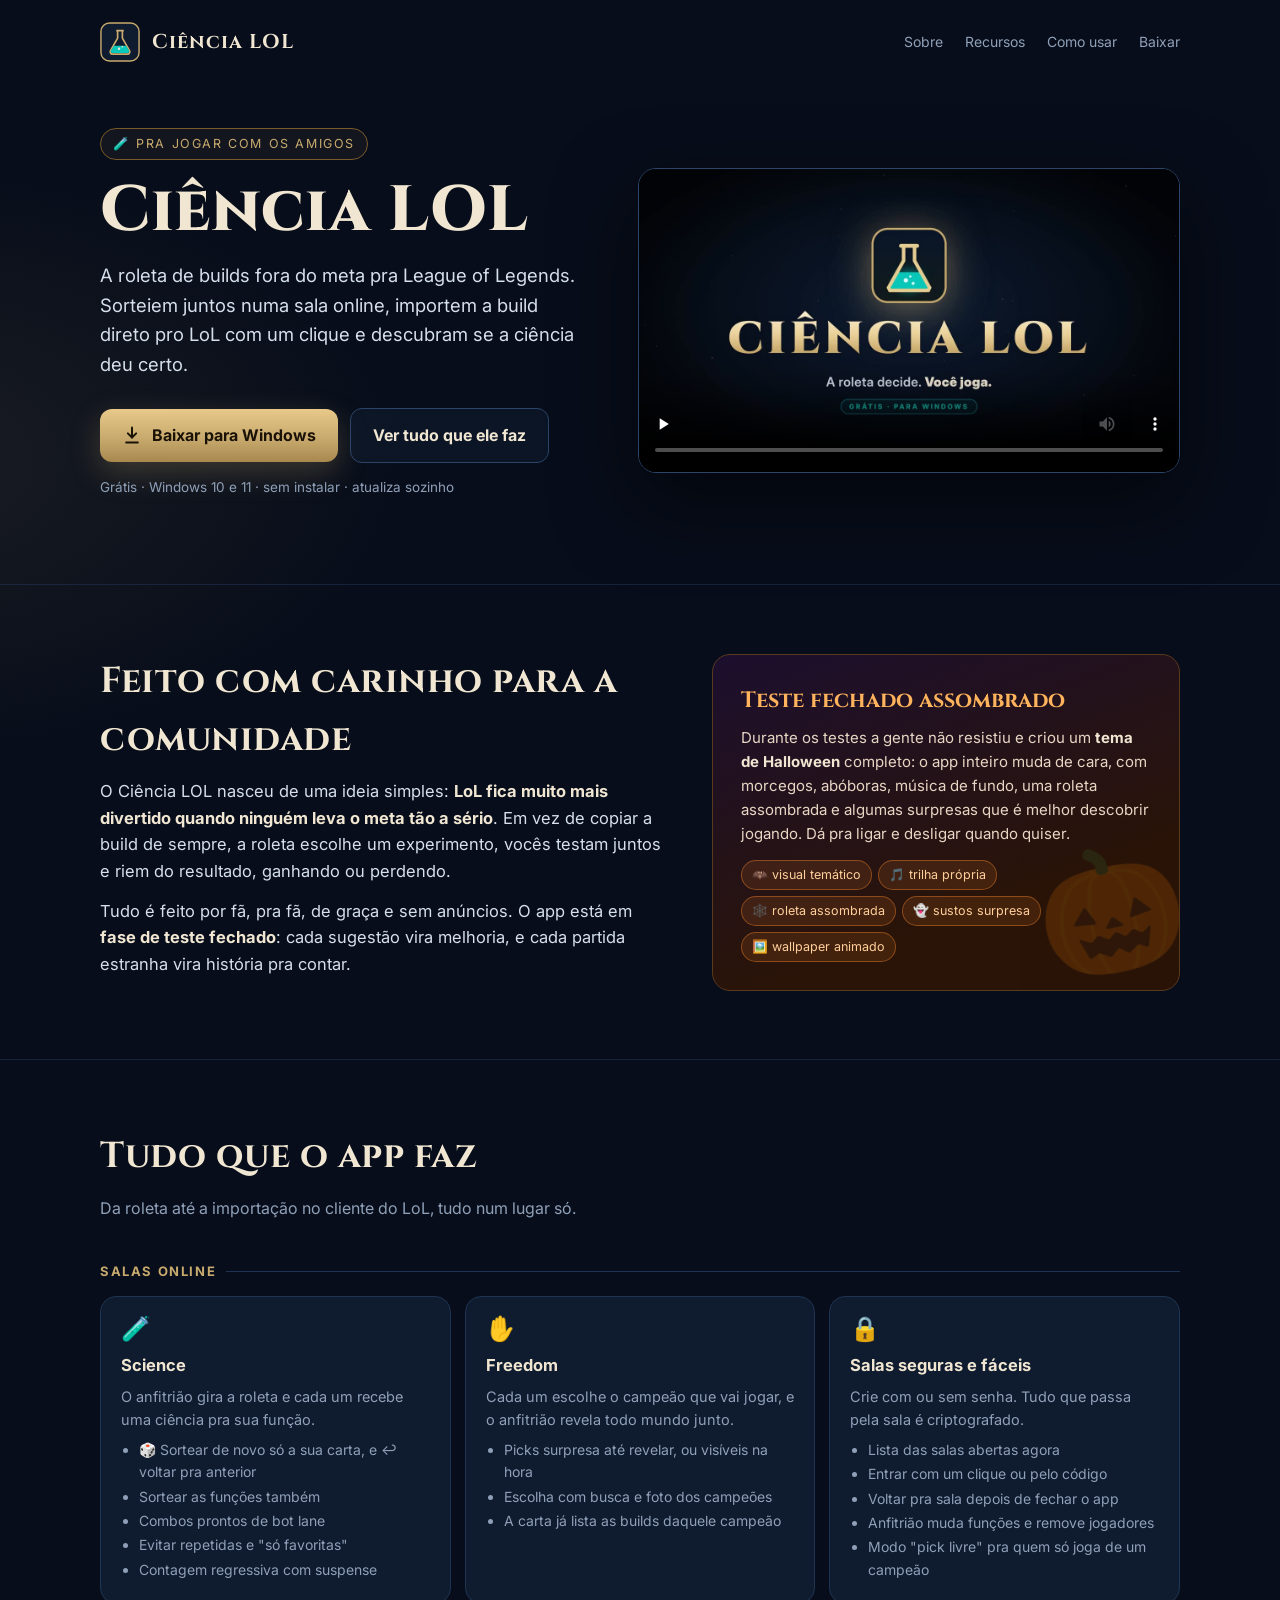
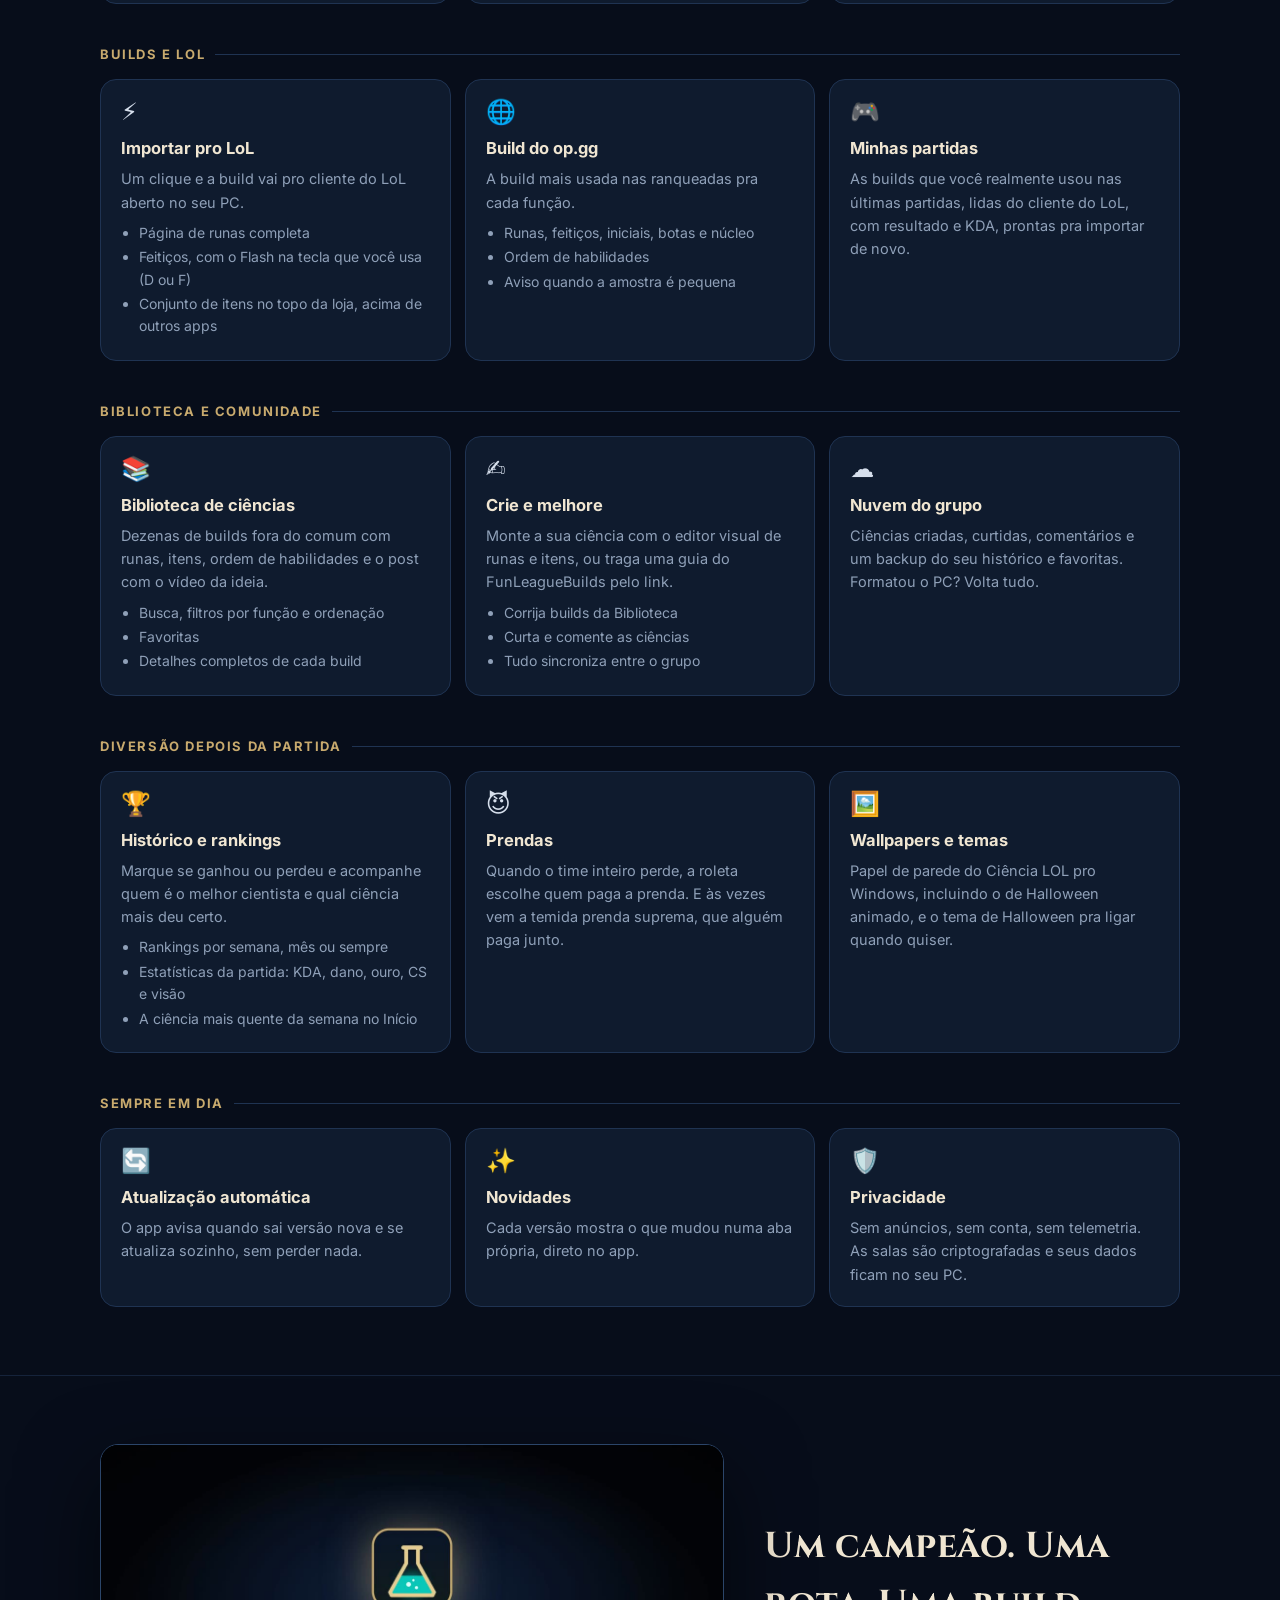
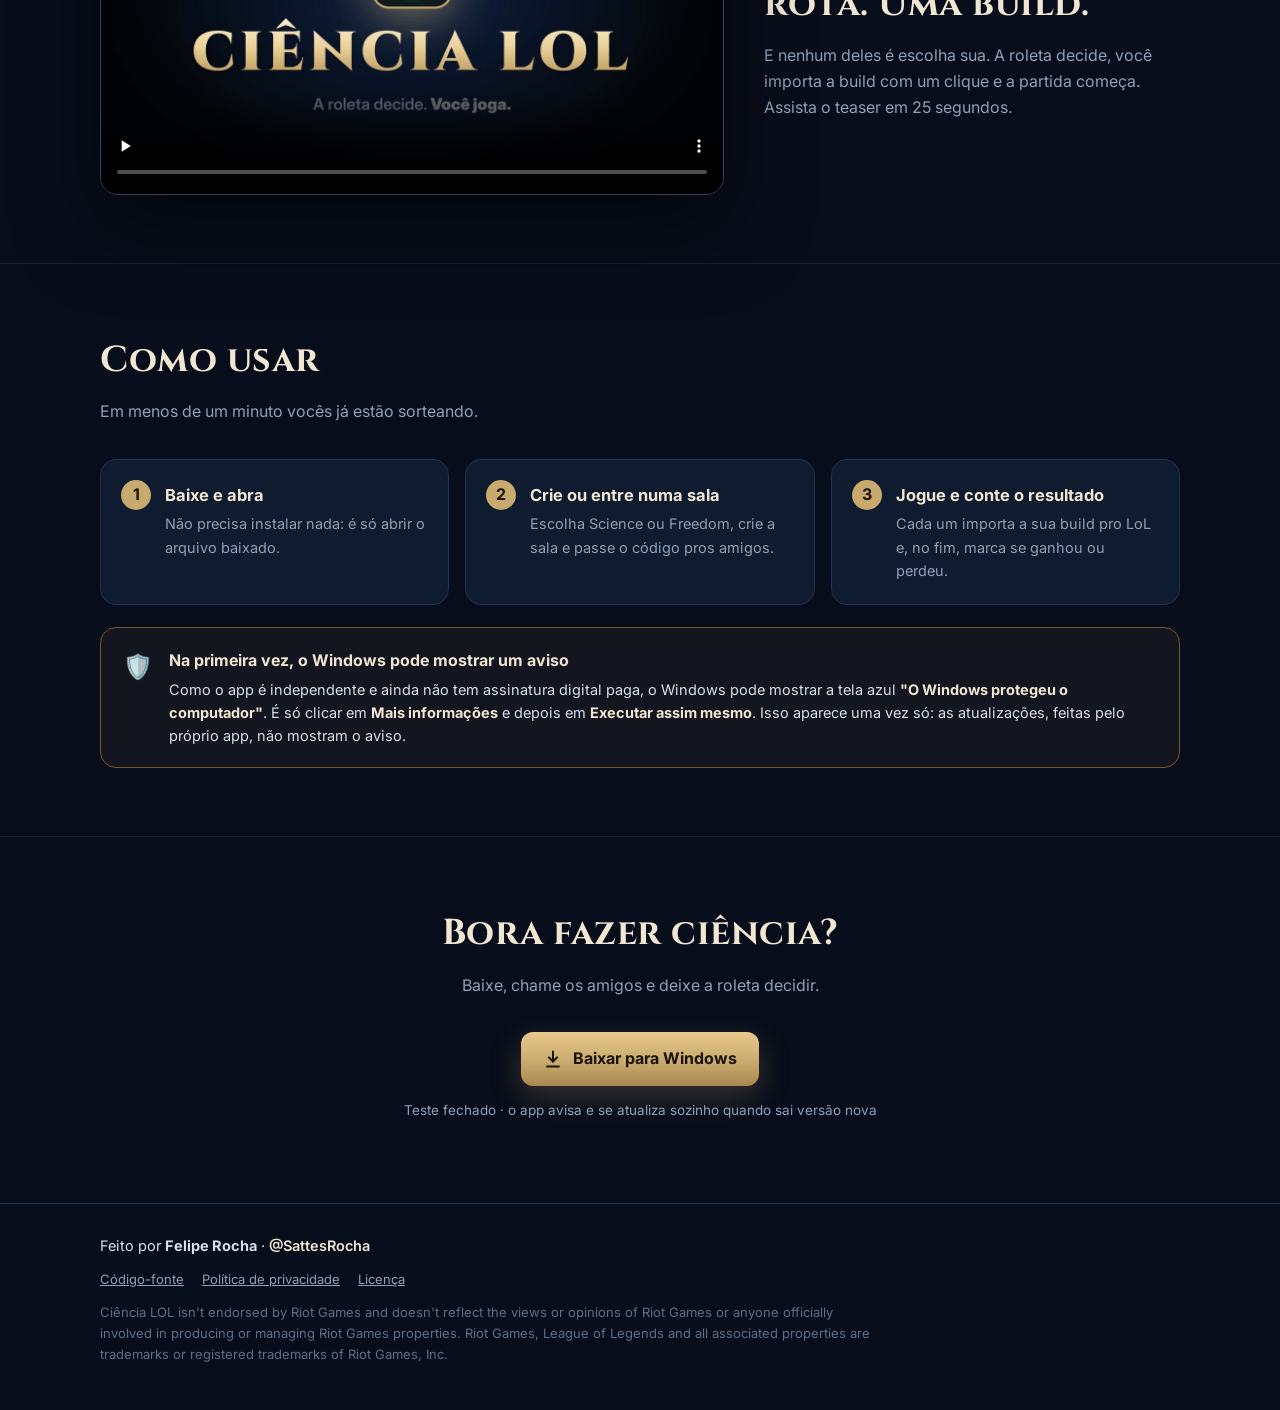
<file: index.html>
<!doctype html>
<html lang="pt-BR">
<head>
<meta charset="utf-8">
<meta name="viewport" content="width=device-width, initial-scale=1, viewport-fit=cover">
<title>Ciência LOL</title>
<meta name="description" content="Ciência LOL: a roleta de builds fora do meta pra jogar League of Legends com os amigos. Salas online, importação direto pro LoL, Biblioteca, op.gg e muito mais.">
<meta property="og:title" content="Ciência LOL">
<meta property="og:description" content="A roleta de builds fora do meta pra jogar League of Legends com os amigos.">
<meta property="og:image" content="site/poster-apresentacao.jpg?v=2">
<link rel="preconnect" href="https://fonts.googleapis.com"><link rel="preconnect" href="https://fonts.gstatic.com" crossorigin>
<link rel="stylesheet" href="https://fonts.googleapis.com/css2?family=Cinzel:wght@600;800&family=Inter:wght@400;500;600;700&display=swap">
<style>
:root{
  --bg:#070d1a; --bg2:#0b1424; --panel:#0f1b2e; --panel2:#13223a; --line:#1f3352; --line2:#2b4569;
  --fg:#d6dfec; --muted:#8fa0b8; --dim:#5d6f89;
  --gold:#c8aa6e; --gold2:#f0e6d2; --gold3:#785a28; --teal:#0ac8b9; --pump:#ff8a2b; --purple:#9b6bff;
  --display:"Cinzel",Georgia,serif; --body:"Inter",system-ui,-apple-system,"Segoe UI",sans-serif;
  color-scheme:dark;
}
*{box-sizing:border-box}
html{scroll-behavior:smooth}
html,body{margin:0}
body{background:var(--bg);color:var(--fg);font-family:var(--body);font-size:16px;line-height:1.6;
  background-image:radial-gradient(1100px 600px at 85% -10%,rgba(10,200,185,.10),transparent 60%),radial-gradient(900px 500px at -10% 10%,rgba(200,170,110,.10),transparent 60%);
  background-repeat:no-repeat}
a{color:var(--teal)}
.wrap{max-width:1120px;margin:0 auto;padding:0 max(20px,env(safe-area-inset-left,0px))}
.top{display:flex;align-items:center;justify-content:space-between;gap:16px;padding:22px 0}
.brand{display:flex;align-items:center;gap:12px;text-decoration:none;color:var(--gold2)}
.brand svg{width:40px;height:40px}
.brand b{font-family:var(--display);font-size:20px;letter-spacing:1px}
.top nav{display:flex;gap:22px;font-size:14px}
.top nav a{color:var(--muted);text-decoration:none}
.top nav a:hover{color:var(--gold2)}
.hero{display:grid;grid-template-columns:.95fr 1.05fr;gap:48px;align-items:center;padding:44px 0 72px}
.kicker{display:inline-flex;gap:8px;align-items:center;font-size:12.5px;letter-spacing:1.6px;text-transform:uppercase;color:var(--gold);border:1px solid var(--gold3);border-radius:999px;padding:5px 12px;background:rgba(200,170,110,.06)}
h1{font-family:var(--display);font-weight:800;color:var(--gold2);font-size:clamp(40px,6vw,64px);line-height:1.05;margin:18px 0 16px;letter-spacing:1px}
.lead{font-size:18.5px;max-width:520px;margin:0 0 28px}
.cta{display:flex;gap:12px;flex-wrap:wrap;align-items:center}
.btn{display:inline-flex;align-items:center;gap:10px;text-decoration:none;font-weight:700;border-radius:12px;padding:14px 22px;font-size:16px;transition:transform .15s,box-shadow .15s}
.btn.gold{background:linear-gradient(180deg,#e8c98a,#c8aa6e 55%,#a8884e);color:#1a1206;box-shadow:0 10px 30px rgba(200,170,110,.25)}
.btn.gold:hover{transform:translateY(-1px);box-shadow:0 14px 36px rgba(200,170,110,.35)}
.btn.ghost{border:1px solid var(--line2);color:var(--gold2);background:rgba(15,27,46,.6)}
.btn.ghost:hover{border-color:var(--gold3)}
.btn svg{width:20px;height:20px}
.meta{font-size:13.5px;color:var(--muted);margin-top:14px}
.video{position:relative;border-radius:18px;overflow:hidden;border:1px solid var(--line2);box-shadow:0 30px 80px rgba(0,0,0,.55);background:#000;aspect-ratio:16/9}
.video video{display:block;width:100%;height:100%;object-fit:cover}
section{padding:68px 0;border-top:1px solid rgba(31,51,82,.6)}
h2{font-family:var(--display);color:var(--gold2);font-size:clamp(26px,3.4vw,36px);margin:0 0 10px;letter-spacing:.5px}
.sub{color:var(--muted);margin:0 0 34px;max-width:680px}
/* carinho */
.love{display:grid;grid-template-columns:1.1fr .9fr;gap:40px;align-items:center}
.love p{margin:0 0 14px;font-size:16.5px}
.love p b{color:var(--gold2)}
.hw{position:relative;border-radius:18px;padding:28px;background:linear-gradient(160deg,#1c0f2e,#2a1408 70%);border:1px solid #5a3a1c;overflow:hidden}
.hw::after{content:"🎃";position:absolute;right:-6px;bottom:-14px;font-size:120px;opacity:.18;transform:rotate(-12deg)}
.hw h3{margin:0 0 8px;font-family:var(--display);color:#ffb35c;font-size:22px}
.hw p{margin:0;color:#e8d6c4;font-size:15px;position:relative;z-index:1}
.hw .tags{display:flex;flex-wrap:wrap;gap:6px;margin-top:14px;position:relative;z-index:1}
.hw .tags span{font-size:12.5px;padding:4px 10px;border-radius:999px;background:rgba(255,138,43,.12);border:1px solid rgba(255,138,43,.4);color:#ffcf9c}
/* recursos */
.group{margin-top:40px}
.group h3.gh{display:flex;align-items:center;gap:10px;font-size:13px;letter-spacing:1.6px;text-transform:uppercase;color:var(--gold);margin:0 0 14px}
.group h3.gh::after{content:"";flex:1;height:1px;background:var(--line)}
.grid{display:grid;grid-template-columns:repeat(3,1fr);gap:14px}
.feat{background:var(--panel);border:1px solid var(--line);border-radius:16px;padding:20px}
.feat .ic{font-size:24px;line-height:1}
.feat h4{margin:11px 0 6px;font-size:16.5px;color:var(--gold2)}
.feat p{margin:0;color:var(--muted);font-size:14.5px}
.feat ul{margin:8px 0 0;padding-left:18px;color:var(--muted);font-size:14px}
.feat ul li{margin:2px 0}
/* teaser */
.teaser{display:grid;grid-template-columns:1.2fr .8fr;gap:40px;align-items:center}
.teaser p{color:var(--muted);margin:0}
.steps{display:grid;grid-template-columns:repeat(3,1fr);gap:16px;counter-reset:s}
.step{position:relative;background:var(--panel);border:1px solid var(--line);border-radius:16px;padding:22px 22px 22px 64px}
.step::before{counter-increment:s;content:counter(s);position:absolute;left:20px;top:20px;width:30px;height:30px;border-radius:50%;display:grid;place-items:center;font-weight:700;color:#1a1206;background:var(--gold)}
.step h4{margin:0 0 4px;font-size:16.5px;color:var(--gold2)}
.step p{margin:0;color:var(--muted);font-size:14.5px}
.note{display:flex;gap:16px;align-items:flex-start;background:rgba(200,170,110,.06);border:1px solid var(--gold3);border-radius:16px;padding:20px 22px;margin-top:22px}
.note .ic{font-size:24px}
.note h4{margin:0 0 4px;color:var(--gold2);font-size:16px}
.note p{margin:0;font-size:14.5px}
.note b{color:var(--gold2)}
.final{text-align:center}
.final .cta{justify-content:center}
footer{border-top:1px solid var(--line);padding:30px 0 40px;color:var(--dim);font-size:13px}
footer .who{color:var(--fg);font-size:14.5px;margin-bottom:12px}
footer .who a{color:var(--gold2);text-decoration:none;font-weight:600}
footer .links{display:flex;flex-wrap:wrap;gap:18px;margin-bottom:12px}
footer a{color:var(--muted)}
footer p{margin:6px 0;max-width:780px}
@media (max-width:900px){
  .hero,.love,.teaser{grid-template-columns:1fr;gap:36px}
  .hero{padding-top:24px}
  .grid,.steps{grid-template-columns:1fr 1fr}
}
@media (max-width:600px){
  .top nav{display:none}
  .grid,.steps{grid-template-columns:1fr}
  .btn{width:100%;justify-content:center}
}
@media (prefers-reduced-motion:reduce){ html{scroll-behavior:auto} }
</style>
</head>
<body>
<div class="wrap">
  <header class="top">
    <a class="brand" href="#">
      <svg viewBox="0 0 84 84" aria-hidden="true"><rect x="2" y="2" width="80" height="80" rx="18" fill="#0f1b2e" stroke="#c8aa6e" stroke-width="3"/><path d="M34 18h16M37 18v16L22 60a5 5 0 0 0 4.4 7.5h31.2A5 5 0 0 0 62 60L47 34V18" fill="none" stroke="#c8aa6e" stroke-width="3.5" stroke-linejoin="round"/><path d="M29 50h26l6 10.5a3 3 0 0 1-2.6 4.5H25.6a3 3 0 0 1-2.6-4.5z" fill="#0ac8b9"/><circle cx="40" cy="56" r="2.6" fill="#f0e6d2"/><circle cx="47" cy="52" r="1.8" fill="#f0e6d2"/></svg>
      <b>Ciência LOL</b>
    </a>
    <nav><a href="#sobre">Sobre</a><a href="#recursos">Recursos</a><a href="#como">Como usar</a><a href="#baixar">Baixar</a></nav>
  </header>

  <div class="hero">
    <div>
      <span class="kicker">🧪 Pra jogar com os amigos</span>
      <h1>Ciência LOL</h1>
      <p class="lead">A roleta de builds fora do meta pra League of Legends. Sorteiem juntos numa sala online, importem a build direto pro LoL com um clique e descubram se a ciência deu certo.</p>
      <div class="cta">
        <a class="btn gold" target="_blank" rel="noopener" href="https://drive.google.com/uc?export=download&amp;id=1b-mrvIUL-4fsWx4AStme8S9Vxv6k0DDz">
          <svg viewBox="0 0 24 24" fill="none" stroke="currentColor" stroke-width="2.4" stroke-linecap="round" stroke-linejoin="round"><path d="M12 3v12"/><path d="m7 10 5 5 5-5"/><path d="M5 21h14"/></svg>
          Baixar para Windows
        </a>
        <a class="btn ghost" href="#recursos">Ver tudo que ele faz</a>
      </div>
      <p class="meta">Grátis · Windows 10 e 11 · sem instalar · atualiza sozinho</p>
    </div>
    <div class="video"><video src="site/apresentacao.mp4?v=2" poster="site/poster-apresentacao.jpg?v=2" controls playsinline preload="none" aria-label="Vídeo de apresentação do Ciência LOL"></video></div>
  </div>
</div>

<section id="sobre">
  <div class="wrap love">
    <div>
      <h2>Feito com carinho para a comunidade</h2>
      <p>O Ciência LOL nasceu de uma ideia simples: <b>LoL fica muito mais divertido quando ninguém leva o meta tão a sério</b>. Em vez de copiar a build de sempre, a roleta escolhe um experimento, vocês testam juntos e riem do resultado, ganhando ou perdendo.</p>
      <p>Tudo é feito por fã, pra fã, de graça e sem anúncios. O app está em <b>fase de teste fechado</b>: cada sugestão vira melhoria, e cada partida estranha vira história pra contar.</p>
    </div>
    <div class="hw">
      <h3>Teste fechado assombrado</h3>
      <p>Durante os testes a gente não resistiu e criou um <b>tema de Halloween</b> completo: o app inteiro muda de cara, com morcegos, abóboras, música de fundo, uma roleta assombrada e algumas surpresas que é melhor descobrir jogando. Dá pra ligar e desligar quando quiser.</p>
      <div class="tags"><span>🦇 visual temático</span><span>🎵 trilha própria</span><span>🕸️ roleta assombrada</span><span>👻 sustos surpresa</span><span>🖼️ wallpaper animado</span></div>
    </div>
  </div>
</section>

<section id="recursos">
  <div class="wrap">
    <h2>Tudo que o app faz</h2>
    <p class="sub">Da roleta até a importação no cliente do LoL, tudo num lugar só.</p>

    <div class="group">
      <h3 class="gh">Salas online</h3>
      <div class="grid">
        <div class="feat"><div class="ic">🧪</div><h4>Science</h4><p>O anfitrião gira a roleta e cada um recebe uma ciência pra sua função.</p>
          <ul><li>🎲 Sortear de novo só a sua carta, e ↩ voltar pra anterior</li><li>Sortear as funções também</li><li>Combos prontos de bot lane</li><li>Evitar repetidas e "só favoritas"</li><li>Contagem regressiva com suspense</li></ul></div>
        <div class="feat"><div class="ic">✋</div><h4>Freedom</h4><p>Cada um escolhe o campeão que vai jogar, e o anfitrião revela todo mundo junto.</p>
          <ul><li>Picks surpresa até revelar, ou visíveis na hora</li><li>Escolha com busca e foto dos campeões</li><li>A carta já lista as builds daquele campeão</li></ul></div>
        <div class="feat"><div class="ic">🔒</div><h4>Salas seguras e fáceis</h4><p>Crie com ou sem senha. Tudo que passa pela sala é criptografado.</p>
          <ul><li>Lista das salas abertas agora</li><li>Entrar com um clique ou pelo código</li><li>Voltar pra sala depois de fechar o app</li><li>Anfitrião muda funções e remove jogadores</li><li>Modo "pick livre" pra quem só joga de um campeão</li></ul></div>
      </div>
    </div>

    <div class="group">
      <h3 class="gh">Builds e LoL</h3>
      <div class="grid">
        <div class="feat"><div class="ic">⚡</div><h4>Importar pro LoL</h4><p>Um clique e a build vai pro cliente do LoL aberto no seu PC.</p>
          <ul><li>Página de runas completa</li><li>Feitiços, com o Flash na tecla que você usa (D ou F)</li><li>Conjunto de itens no topo da loja, acima de outros apps</li></ul></div>
        <div class="feat"><div class="ic">🌐</div><h4>Build do op.gg</h4><p>A build mais usada nas ranqueadas pra cada função.</p>
          <ul><li>Runas, feitiços, iniciais, botas e núcleo</li><li>Ordem de habilidades</li><li>Aviso quando a amostra é pequena</li></ul></div>
        <div class="feat"><div class="ic">🎮</div><h4>Minhas partidas</h4><p>As builds que você realmente usou nas últimas partidas, lidas do cliente do LoL, com resultado e KDA, prontas pra importar de novo.</p></div>
      </div>
    </div>

    <div class="group">
      <h3 class="gh">Biblioteca e comunidade</h3>
      <div class="grid">
        <div class="feat"><div class="ic">📚</div><h4>Biblioteca de ciências</h4><p>Dezenas de builds fora do comum com runas, itens, ordem de habilidades e o post com o vídeo da ideia.</p>
          <ul><li>Busca, filtros por função e ordenação</li><li>Favoritas</li><li>Detalhes completos de cada build</li></ul></div>
        <div class="feat"><div class="ic">✍️</div><h4>Crie e melhore</h4><p>Monte a sua ciência com o editor visual de runas e itens, ou traga uma guia do FunLeagueBuilds pelo link.</p>
          <ul><li>Corrija builds da Biblioteca</li><li>Curta e comente as ciências</li><li>Tudo sincroniza entre o grupo</li></ul></div>
        <div class="feat"><div class="ic">☁️</div><h4>Nuvem do grupo</h4><p>Ciências criadas, curtidas, comentários e um backup do seu histórico e favoritas. Formatou o PC? Volta tudo.</p></div>
      </div>
    </div>

    <div class="group">
      <h3 class="gh">Diversão depois da partida</h3>
      <div class="grid">
        <div class="feat"><div class="ic">🏆</div><h4>Histórico e rankings</h4><p>Marque se ganhou ou perdeu e acompanhe quem é o melhor cientista e qual ciência mais deu certo.</p>
          <ul><li>Rankings por semana, mês ou sempre</li><li>Estatísticas da partida: KDA, dano, ouro, CS e visão</li><li>A ciência mais quente da semana no Início</li></ul></div>
        <div class="feat"><div class="ic">😈</div><h4>Prendas</h4><p>Quando o time inteiro perde, a roleta escolhe quem paga a prenda. E às vezes vem a temida prenda suprema, que alguém paga junto.</p></div>
        <div class="feat"><div class="ic">🖼️</div><h4>Wallpapers e temas</h4><p>Papel de parede do Ciência LOL pro Windows, incluindo o de Halloween animado, e o tema de Halloween pra ligar quando quiser.</p></div>
      </div>
    </div>

    <div class="group">
      <h3 class="gh">Sempre em dia</h3>
      <div class="grid">
        <div class="feat"><div class="ic">🔄</div><h4>Atualização automática</h4><p>O app avisa quando sai versão nova e se atualiza sozinho, sem perder nada.</p></div>
        <div class="feat"><div class="ic">✨</div><h4>Novidades</h4><p>Cada versão mostra o que mudou numa aba própria, direto no app.</p></div>
        <div class="feat"><div class="ic">🛡️</div><h4>Privacidade</h4><p>Sem anúncios, sem conta, sem telemetria. As salas são criptografadas e seus dados ficam no seu PC.</p></div>
      </div>
    </div>
  </div>
</section>

<section>
  <div class="wrap teaser">
    <div class="video"><video src="site/teaser.mp4?v=2" poster="site/poster-teaser.jpg?v=2" controls playsinline preload="none" aria-label="Teaser do Ciência LOL"></video></div>
    <div>
      <h2>Um campeão. Uma rota. Uma build.</h2>
      <p>E nenhum deles é escolha sua. A roleta decide, você importa a build com um clique e a partida começa. Assista o teaser em 25 segundos.</p>
    </div>
  </div>
</section>

<section id="como">
  <div class="wrap">
    <h2>Como usar</h2>
    <p class="sub">Em menos de um minuto vocês já estão sorteando.</p>
    <div class="steps">
      <div class="step"><h4>Baixe e abra</h4><p>Não precisa instalar nada: é só abrir o arquivo baixado.</p></div>
      <div class="step"><h4>Crie ou entre numa sala</h4><p>Escolha Science ou Freedom, crie a sala e passe o código pros amigos.</p></div>
      <div class="step"><h4>Jogue e conte o resultado</h4><p>Cada um importa a sua build pro LoL e, no fim, marca se ganhou ou perdeu.</p></div>
    </div>
    <div class="note">
      <div class="ic">🛡️</div>
      <div>
        <h4>Na primeira vez, o Windows pode mostrar um aviso</h4>
        <p>Como o app é independente e ainda não tem assinatura digital paga, o Windows pode mostrar a tela azul <b>"O Windows protegeu o computador"</b>. É só clicar em <b>Mais informações</b> e depois em <b>Executar assim mesmo</b>. Isso aparece uma vez só: as atualizações, feitas pelo próprio app, não mostram o aviso.</p>
      </div>
    </div>
  </div>
</section>

<section id="baixar" class="final">
  <div class="wrap">
    <h2>Bora fazer ciência?</h2>
    <p class="sub" style="margin-left:auto;margin-right:auto">Baixe, chame os amigos e deixe a roleta decidir.</p>
    <div class="cta">
      <a class="btn gold" target="_blank" rel="noopener" href="https://drive.google.com/uc?export=download&amp;id=1b-mrvIUL-4fsWx4AStme8S9Vxv6k0DDz">
        <svg viewBox="0 0 24 24" fill="none" stroke="currentColor" stroke-width="2.4" stroke-linecap="round" stroke-linejoin="round"><path d="M12 3v12"/><path d="m7 10 5 5 5-5"/><path d="M5 21h14"/></svg>
        Baixar para Windows
      </a>
    </div>
    <p class="meta">Teste fechado · o app avisa e se atualiza sozinho quando sai versão nova</p>
  </div>
</section>

<footer>
  <div class="wrap">
    <div class="who">Feito por <b>Felipe Rocha</b> · <a target="_blank" rel="noopener" href="https://www.instagram.com/sattesrocha/">@SattesRocha</a></div>
    <div class="links">
      <a target="_blank" rel="noopener" href="https://github.com/sattesrocha/ciencialol">Código-fonte</a>
      <a target="_blank" rel="noopener" href="https://github.com/sattesrocha/ciencialol/blob/main/PRIVACY.md">Política de privacidade</a>
      <a target="_blank" rel="noopener" href="https://github.com/sattesrocha/ciencialol/blob/main/LICENSE">Licença</a>
    </div>
    <p>Ciência LOL isn't endorsed by Riot Games and doesn't reflect the views or opinions of Riot Games or anyone officially involved in producing or managing Riot Games properties. Riot Games, League of Legends and all associated properties are trademarks or registered trademarks of Riot Games, Inc.</p>
  </div>
</footer>
</body>
</html>
</file>
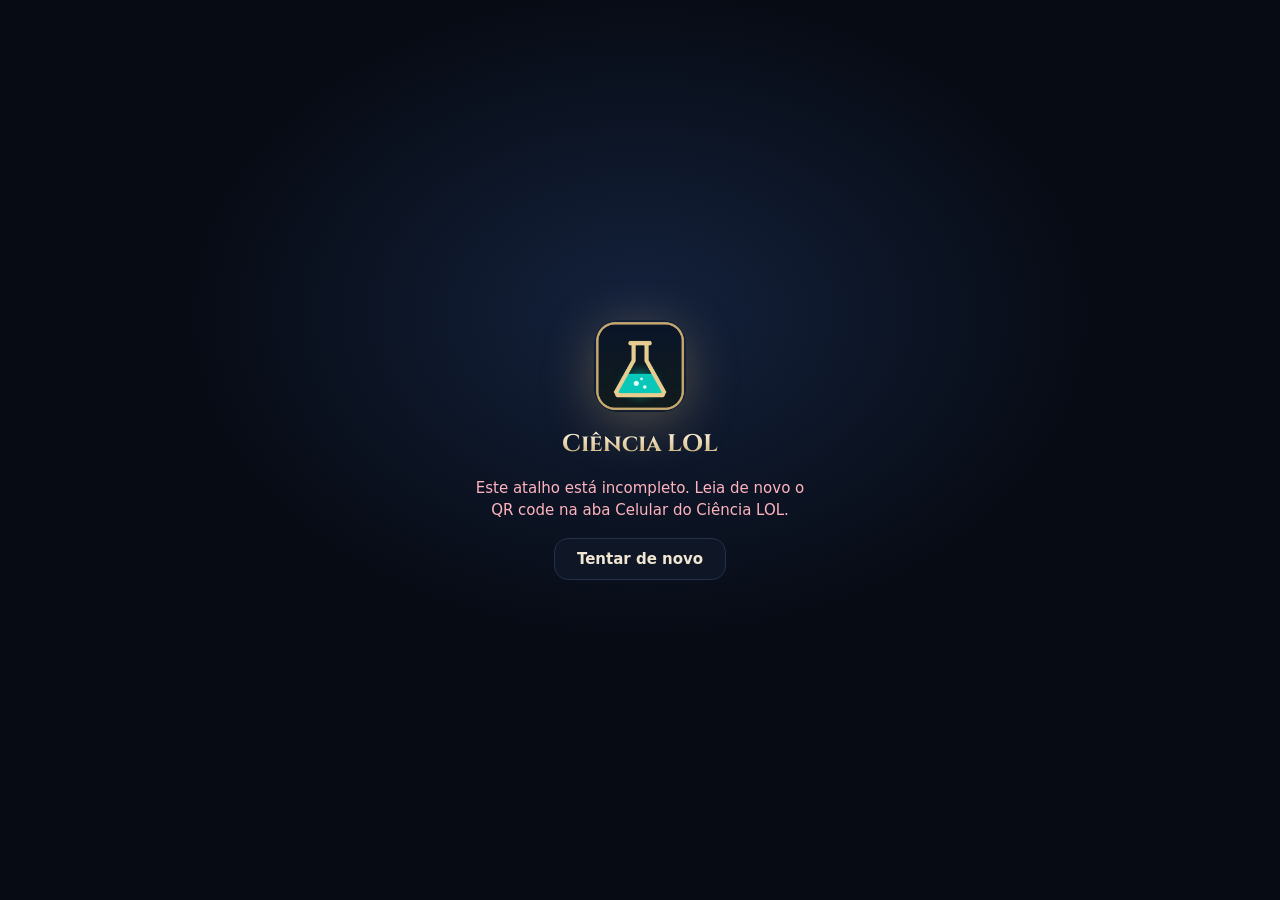
<file: celular/index.html>
<!DOCTYPE html>
<html lang="pt-BR">
<head>
<meta charset="utf-8">
<meta name="viewport" content="width=device-width, initial-scale=1, viewport-fit=cover">
<meta name="theme-color" content="#070b14">
<meta name="apple-mobile-web-app-capable" content="yes">
<meta name="mobile-web-app-capable" content="yes">
<meta name="apple-mobile-web-app-status-bar-style" content="black-translucent">
<meta name="apple-mobile-web-app-title" content="Ciência LOL">
<meta name="referrer" content="no-referrer">
<meta name="robots" content="noindex">
<link rel="icon" href="../ui/img/logo.png">
<link rel="apple-touch-icon" href="../ui/img/logo.png">
<title>Ciência LOL</title>
<style>
  @font-face{font-family:Cinzel;src:url(../ui/fonts/cinzel.ttf) format("truetype");font-weight:400 900;font-display:swap}
  *{box-sizing:border-box}
  html,body{margin:0;height:100%;background:#070b14;color:#eef2f8;font:15px/1.5 system-ui,-apple-system,"Segoe UI",Roboto,sans-serif}
  body{background:radial-gradient(700px 500px at 50% 35%,#14223d,transparent 65%),#070b14;display:flex;flex-direction:column;align-items:center;justify-content:center;padding:24px;text-align:center}
  .logo{width:92px;height:92px;border-radius:24px;box-shadow:0 10px 50px rgba(200,170,110,.35)}
  h1{font:700 24px/1.2 Cinzel,Georgia,serif;margin:18px 0 0;background:linear-gradient(180deg,#fff6e0,#c8aa6e);-webkit-background-clip:text;background-clip:text;color:transparent}
  .spin{width:30px;height:30px;margin:26px auto 0;border-radius:50%;border:3px solid #233049;border-top-color:#0ac8b9;animation:r .9s linear infinite}
  @keyframes r{to{transform:rotate(1turn)}}
  #msg{color:#8d9ab0;margin:18px 0 0;max-width:340px}
  #msg.err{color:#ffb4bf}
  #retry{margin-top:16px;padding:11px 22px;border:1px solid #233049;border-radius:14px;background:#0f1726;color:#f0e6d2;font:600 15px system-ui,sans-serif}
  /* dica de criar o atalho (só quando a pessoa pede) */
  .tip{position:fixed;left:50%;transform:translateX(-50%);bottom:calc(18px + env(safe-area-inset-bottom,0px));width:calc(100% - 32px);max-width:380px;background:#f0e6d2;color:#1a1206;border-radius:16px;padding:12px 14px;font-size:14px;box-shadow:0 10px 30px rgba(0,0,0,.5)}
  .tip.top{bottom:auto;top:calc(14px + env(safe-area-inset-top,0px))}
  .tip::after{content:"";position:absolute;left:50%;bottom:-8px;margin-left:-8px;border:8px solid transparent;border-bottom:0;border-top-color:#f0e6d2}
  .tip.top::after{bottom:auto;top:-8px;left:auto;right:18px;border-top:0;border-bottom:8px solid #f0e6d2}
  [hidden]{display:none!important}
</style>
</head>
<body>
  <img class="logo" src="../ui/img/logo.png" alt="">
  <h1>Ciência LOL</h1>
  <div class="spin" id="spin"></div>
  <p id="msg" hidden></p>
  <button id="retry" hidden>Tentar de novo</button>
  <div class="tip" id="tip" hidden></div>
<script>
// Link: .../celular/#<caixa>.<chave>[&n][&a][&s=servidor]  (a parte depois do # nunca sai do celular)
// O atalho da tela inicial aponta pra cá (endereço que nunca muda) e daqui vai pra tela do controle.
const h = location.hash.slice(1).split('&');
const [box, key] = (h[0] || '').split('.');
const flags = new Set(h.slice(1).filter(x => !x.startsWith('s=')));
const srvP = h.find(x => x.startsWith('s='));
const SERVER = srvP ? decodeURIComponent(srvP.slice(2)) : 'https://ntfy.sh';
const $ = id => document.getElementById(id);
const ios = /iPhone|iPad|iPod/.test(navigator.userAgent) || (navigator.platform === 'MacIntel' && navigator.maxTouchPoints > 1);
const standalone = matchMedia('(display-mode: standalone)').matches || navigator.standalone;
const valid = /^clola-[a-z0-9]{10,40}$/.test(box || '') && /^[a-f0-9]{32}$/.test(key || '');

function fail(t) { $('spin').hidden = true; $('msg').hidden = false; $('msg').className = 'err'; $('msg').textContent = t; $('retry').hidden = false; }

// abre a tela do Ciência LOL (ela conversa com o PC pelo ntfy: Wi-Fi ou 4G)
function find() {
  if (!valid) return fail('Este atalho está incompleto. Leia de novo o QR code na aba Celular do Ciência LOL.');
  location.replace('../remote/#' + h.filter(x => x !== 'a').join('&'));
}
$('retry').onclick = find;

if (flags.has('a') && !standalone) {
  // a pessoa pediu pra criar o atalho: tira o "&a" (o atalho abre direto no PC) e mostra só a dica
  history.replaceState(null, '', location.pathname + '#' + h.filter(x => x !== 'a').join('&'));
  $('spin').hidden = true;
  const t = $('tip');
  t.innerHTML = ios ? 'Toque em <b>Compartilhar</b> ⬆︎ e depois em <b>Adicionar à Tela de Início</b>' : 'Toque no menu <b>⋮</b> e depois em <b>Adicionar à tela inicial</b>';
  t.classList.toggle('top', !ios); t.hidden = false;
} else find();
</script>
</body>
</html>
</file>
